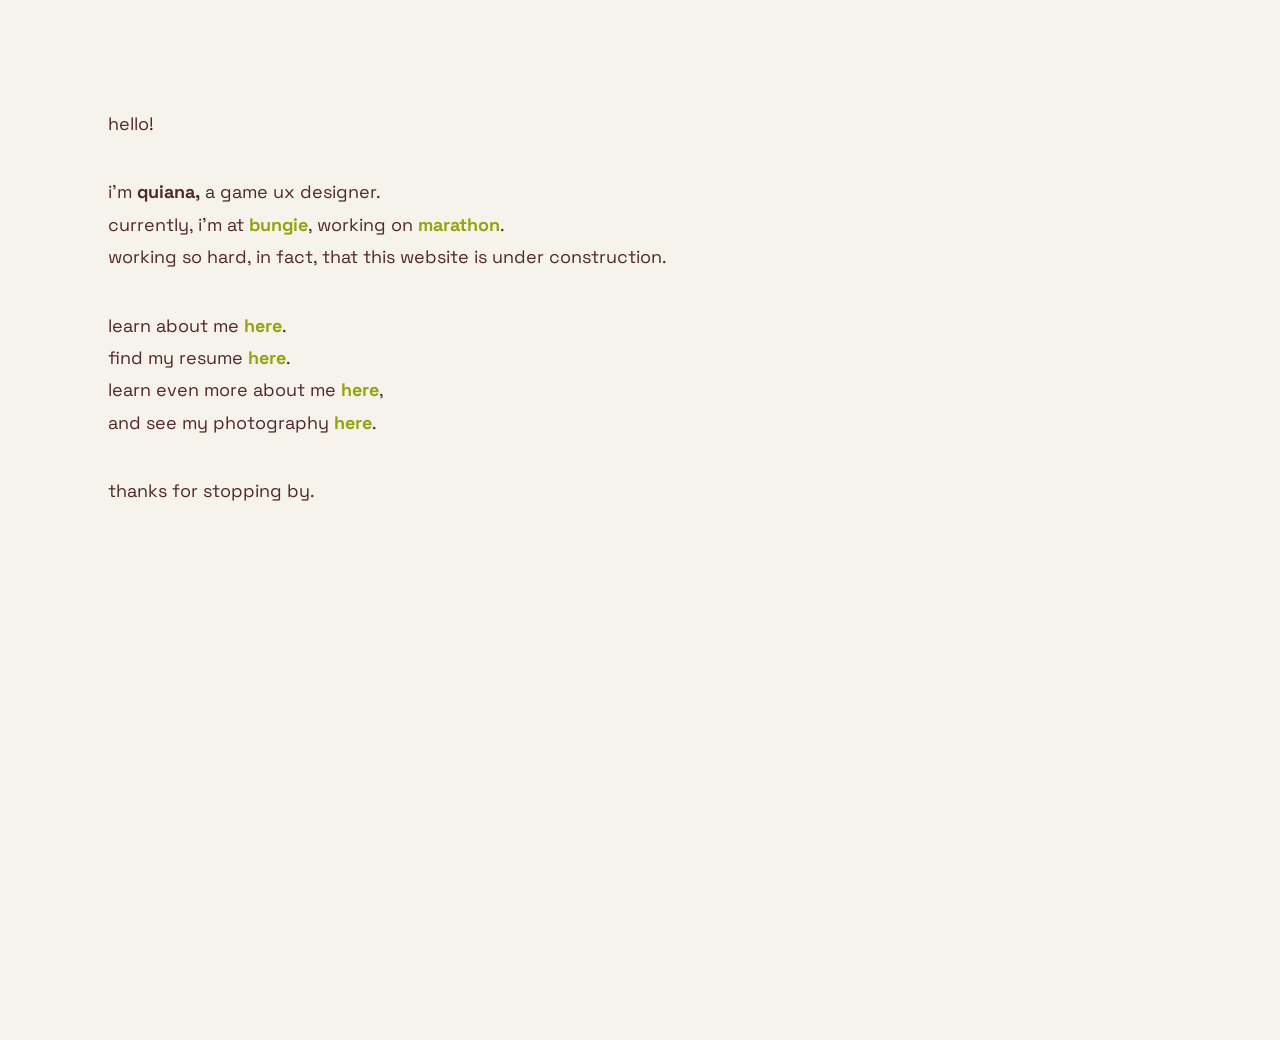
<file: index.html>
<!DOCTYPE html>
<html lang="en">
<head>
    <meta charset="UTF-8">
    <meta name="viewport" content="width=device-width, initial-scale=1.0">
    <title>quiana dang</title>
    <link rel="stylesheet" type="text/css" href="styles.css">
</head>
<body class="fade-in">
    <div id="content">
        <div id="homecontainer">
            <p style="margin-top:60px;">hello!</p>
            <p>i'm <b>quiana,</b> a game ux designer.
            <br>currently, i'm at <a href="https://www.bungie.net/7">bungie</a>, working on <a href="https://marathonthegame.com/">marathon</a>.
            <br>working so hard, in fact, that this website is under construction.</p>
            <p>
                learn about me <a href="about.html">here</a>.
                <br>find my resume <a href="https://drive.google.com/file/d/1p6E0idSL_0x3lYtQxn77YolcB4OP8FVv/view?usp=drive_link">here</a>.
                <br>learn even more about me <a href="blog.html">here</a>,
                <br>and see my photography <a href="https://vsco.co/jarupants/gallery">here</a>.
            </p>
            
            <p>thanks for stopping by.</p>
        </div>
    </div>
    
</body>
</html>
</file>
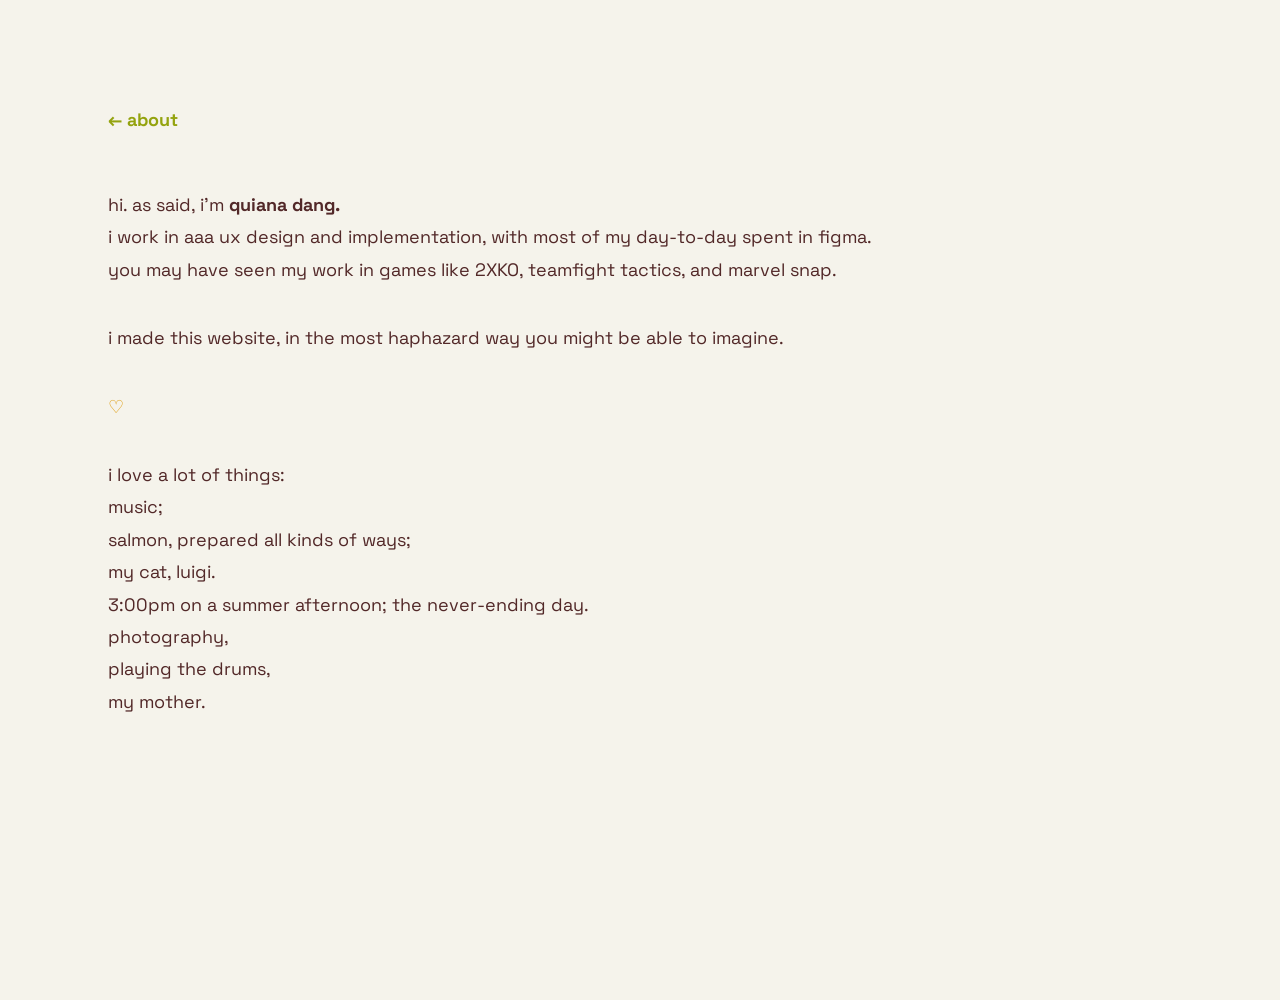
<file: about.html>
<!DOCTYPE html>
<html lang="en">
<head>
    <meta charset="UTF-8">
    <meta name="viewport" content="width=device-width, initial-scale=1.0">
    <title>about</title>
    <link rel="stylesheet" type="text/css" href="styles.css">
</head>
<body class="fade-in">
    <div id="othercontainer">
        <a href="index.html" id="backlink">← about</a>
        <div id="content">
            <p>hi. as said, i'm <b>quiana dang.</b>
            <br>i work in aaa ux design and implementation, with most of my day-to-day spent in figma.
            <br>you may have seen my work in games like 2XKO, teamfight tactics, and marvel snap.</p>
            <p>i made this website, in the most haphazard way you might be able to imagine.</p>
            <p class="accent">♡⁠</p>
            <p>i love a lot of things:
                <br>music;
                <br>salmon, prepared all kinds of ways;
                <br>my cat, luigi.
                <br>3:00pm on a summer afternoon; the never-ending day.
                <br>photography,
                <br>playing the drums,
                <br>my mother.</p>
        </div>
        
        <!-- <p class="accent">♪</p>
        <p>lately, i've been a big fan of <b>black country, new road</b>...
        <br>on a shortlist of the best songs ever written, i'd be sure to include "the place where he inserted the blade".</p> -->
    </div>
</body>
</html>
</file>
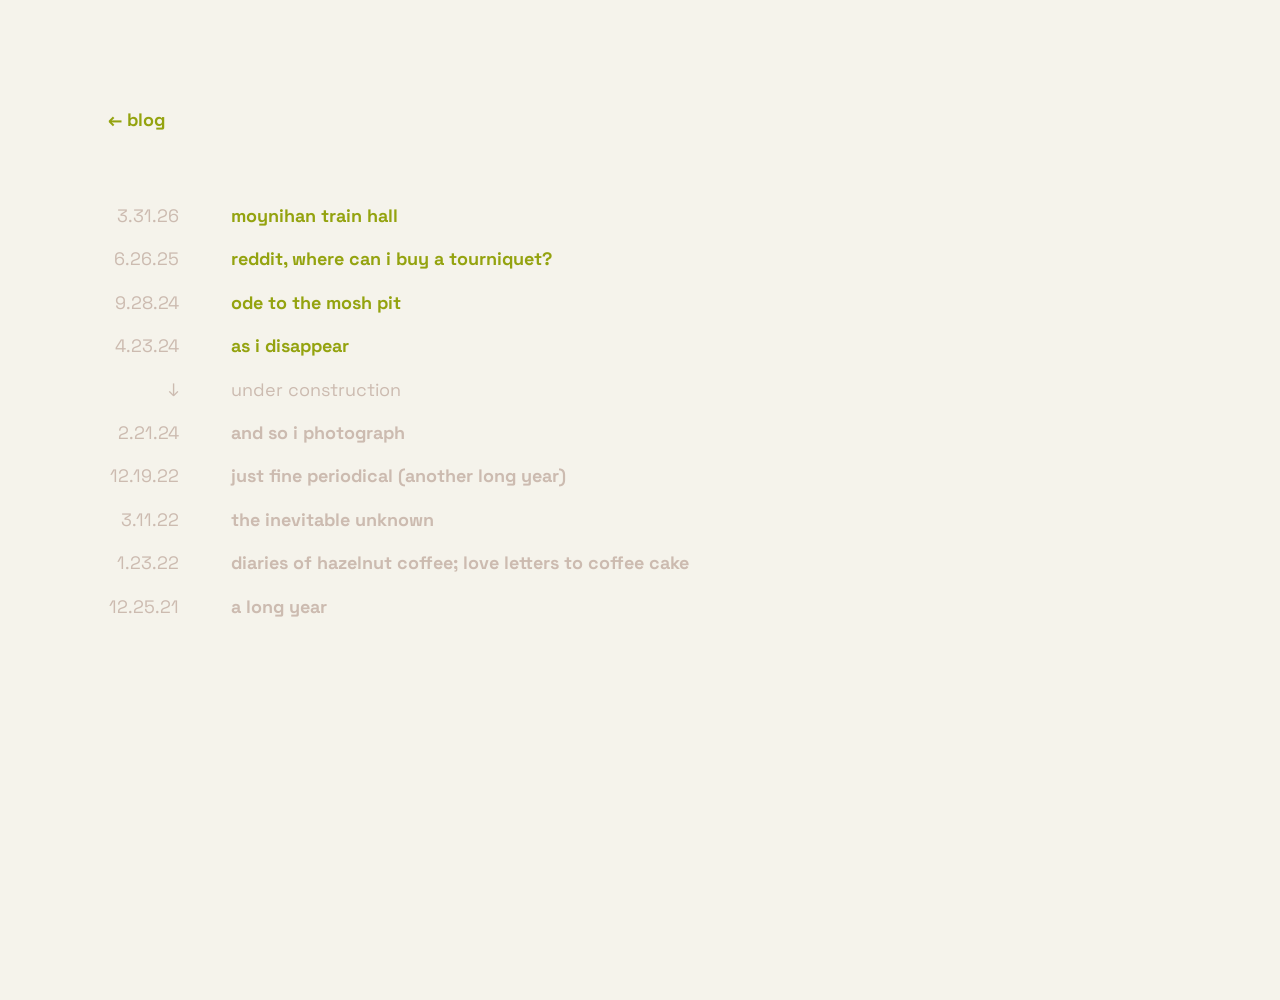
<file: blog.html>
<!DOCTYPE html>
<html lang="en">
<head>
    <meta charset="UTF-8">
    <meta name="viewport" content="width=device-width, initial-scale=1.0">
    <title>blog</title>
    <link rel="stylesheet" type="text/css" href="styles.css">
</head>
<body class="fade-in">
    <div id="othercontainer">
        <a href="index.html" id="backlink">← blog</a>
        <br>
        <div id="content">
            <table>
            <tr>
                <td class="date">3.31.26</td>
                <td><a href="blogs/9.html">moynihan train hall</a></td>
            </tr>
            <tr>
                <td class="date">6.26.25</td>
                <td><a href="blogs/8.html">reddit, where can i buy a tourniquet?</a></td>
            </tr>
            <tr>
                <td class="date">9.28.24</td>
                <td><a href="blogs/7.html">ode to the mosh pit</a></td>
            </tr>
            <tr>
                <td class="date">4.23.24</td>
                <td><a href="blogs/6.html">as i disappear</a></td>
            </tr>
            <tr>
                <td class="date">↓</td>
                <td style="color: rgb(204, 187, 176);">under construction</td>
            </tr>
            <tr>
                <td class="date">2.21.24</td>
                <td style="color: rgb(204, 187, 176); font-weight:bold;">and so i photograph</td>
            </tr>
            <tr>
                <td class="date">12.19.22</td>
                <td style="color: rgb(204, 187, 176); font-weight:bold;">just fine periodical (another long year)</a></td>
            </tr>
            <tr>
                <td class="date">3.11.22</td>
                <td style="color: rgb(204, 187, 176); font-weight:bold;">the inevitable unknown</a></td>
            </tr>  
            <tr>
                <td class="date">1.23.22</td>
                <td style="color: rgb(204, 187, 176); font-weight:bold;">diaries of hazelnut coffee; love letters to coffee cake</a></td>
            </tr>
            <tr>
                <td class="date">12.25.21</td>
                <td style="color: rgb(204, 187, 176); font-weight:bold;">a long year</a></td>
            </tr>   
            </table>
        </div>
    </div>
</body>
</html>
</file>
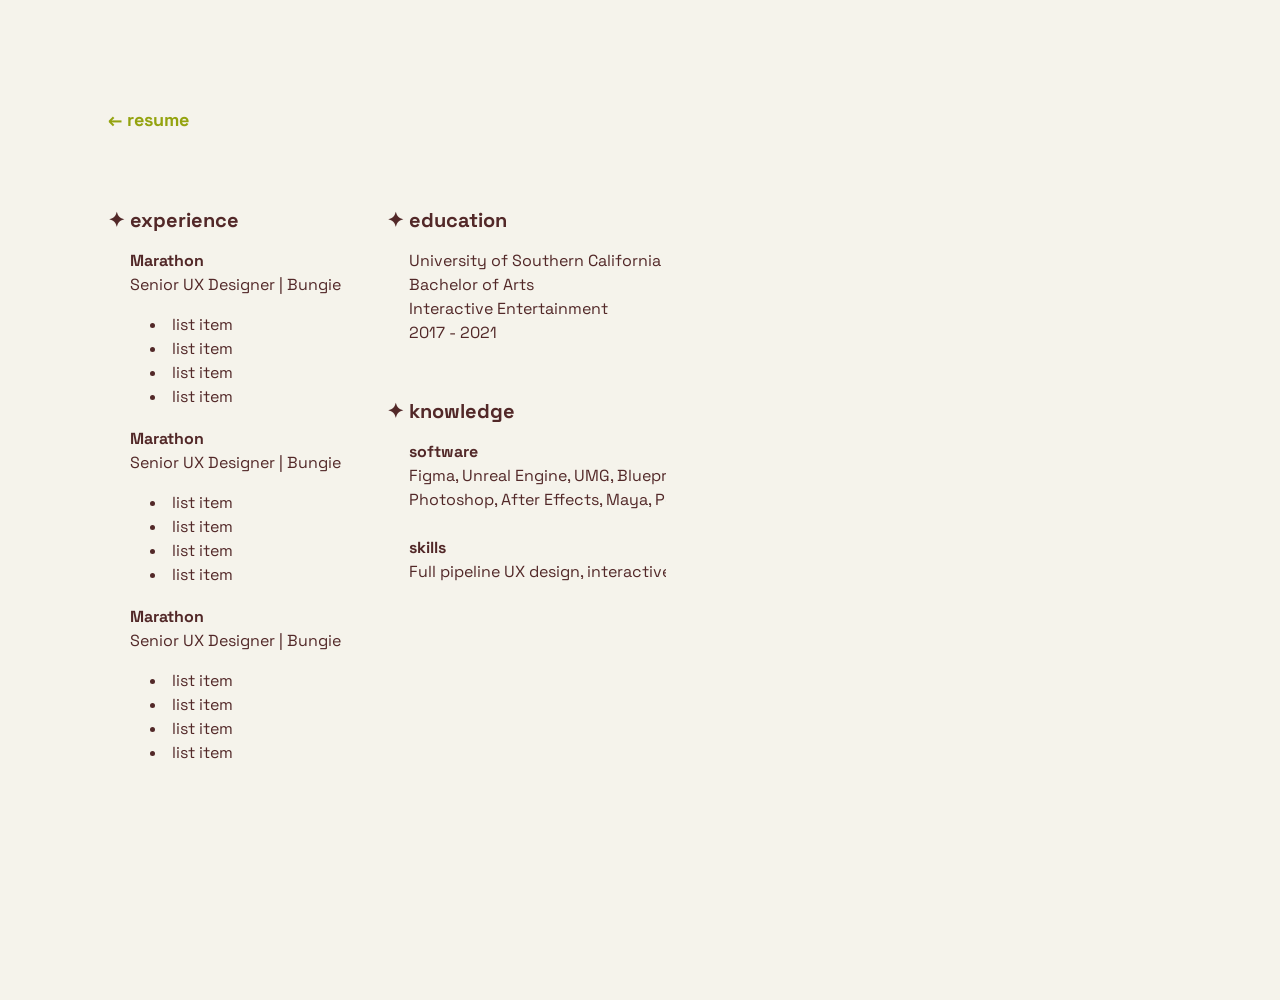
<file: resume.html>
<!DOCTYPE html>
<html lang="en">
<head>
    <meta charset="UTF-8">
    <meta name="viewport" content="width=device-width, initial-scale=1.0">
    <title>quiana dang - resume</title>
    <link rel="stylesheet" type="text/css" href="styles.css">
</head>
<body class="fade-in">
    <div id="blogcontainer" id="backlink">
        <a href="index.html" id="backlink">← resume</a>
        <br>
        <div id="content" style="width:auto; overflow-wrap: anywhere;">
            <div id="resumecontainer">
                <div class="resumecomponent">
                    <h1>✦ experience</h1>
                    <div class="resumeBlock">
                        <p class="blogtext"><b>Marathon</b><br>Senior UX Designer | Bungie
                            <li class="blogtext">list item</li>
                            <li class="blogtext">list item</li>
                            <li class="blogtext">list item</li>
                            <li class="blogtext">list item</li>
                        </li></p>
                        <p class="blogtext"><b>Marathon</b><br>Senior UX Designer | Bungie
                            <li class="blogtext">list item</li>
                            <li class="blogtext">list item</li>
                            <li class="blogtext">list item</li>
                            <li class="blogtext">list item</li>
                        </li></p>
                        <p class="blogtext"><b>Marathon</b><br>Senior UX Designer | Bungie
                            <li class="blogtext">list item</li>
                            <li class="blogtext">list item</li>
                            <li class="blogtext">list item</li>
                            <li class="blogtext">list item</li>
                        </li></p>
                    </div>
                </div>
                <div class="resumecomponent">
                    <h1>✦ education</h1>
                    <div class="resumeBlock">
                        <p class="blogtext">University of Southern California
                        <br>Bachelor of Arts
                        <br>Interactive Entertainment
                        <br>2017 - 2021 </p>
                    </div>
                    <br>
                    <h1>✦ knowledge</h1>
                    <div class="resumeBlock">
                        <p class="blogtext"><b>software</b>
                        <br style="text-wrap: wrap;">Figma, Unreal Engine, UMG, Blueprints, HTML, CSS, Javascript, Python, Illustrator, Photoshop, After Effects, Maya, Perforce, Git
                        <br><br><b>skills</b>
                        <br>Full pipeline UX design, interactive prototyping (Figma and engine)</p>
                    </div>
                </div>
            </div>
        </div>
        
    </div>
</body>
</html>
</file>
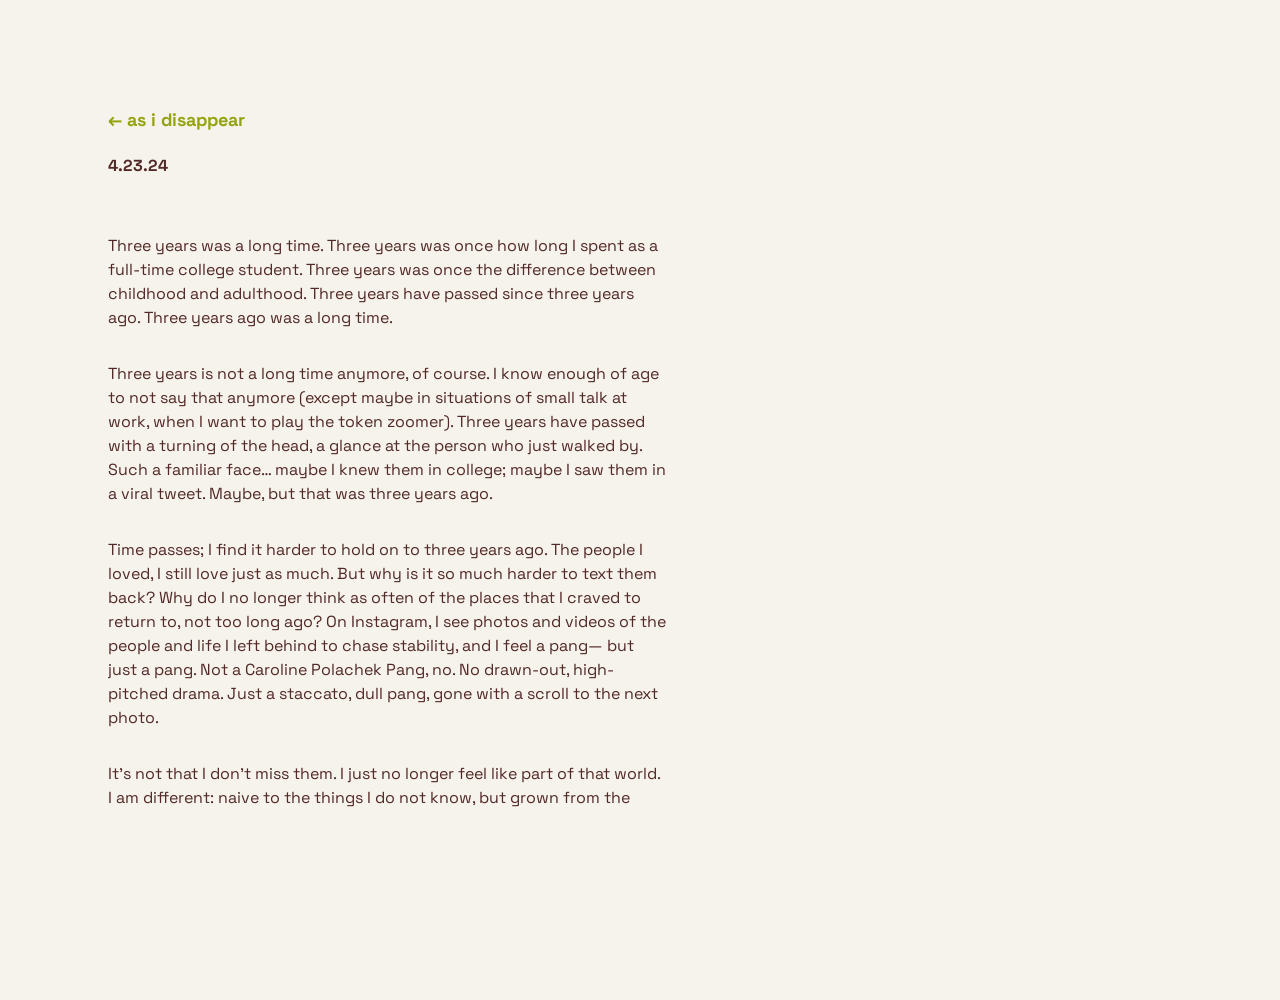
<file: blogs/6.html>
<!DOCTYPE html>
<html lang="en">
<head>
    <meta charset="UTF-8">
    <meta name="viewport" content="width=device-width, initial-scale=1.0">
    <title>moynihan train hall</title>
    <link rel="stylesheet" type="text/css" href="../styles.css">
</head>
<body class="fade-in">
    <div id="blogcontainer">
        <a href="../blog.html" id="backlink">← as i disappear</a><br><span class="datetext"> 4.23.24</span>
                <div id="content">
                    <p class="blogtext">Three years was a long time. Three years was once how long I spent as a full-time college student. Three years was once the difference between childhood and adulthood. Three years have passed since three years ago. Three years ago was a long time.</p>
                    <p class="blogtext">Three years is not a long time anymore, of course. I know enough of age to not say that anymore (except maybe in situations of small talk at work, when I want to play the token zoomer). Three years have passed with a turning of the head, a glance at the person who just walked by. Such a familiar face… maybe I knew them in college; maybe I saw them in a viral tweet. Maybe, but that was three years ago.</p>
                    <p class="blogtext">Time passes; I find it harder to hold on to three years ago. The people I loved, I still love just as much. But why is it so much harder to text them back? Why do I no longer think as often of the places that I craved to return to, not too long ago? On Instagram, I see photos and videos of the people and life I left behind to chase stability, and I feel a pang— but just a pang. Not a Caroline Polachek Pang, no. No drawn-out, high-pitched drama. Just a staccato, dull pang, gone with a scroll to the next photo.</p>
                    <p class="blogtext">It’s not that I don’t miss them. I just no longer feel like part of that world. I am different: naive to the things I do not know, but grown from the three years I spent away from my last home. At the beginning, chasing what I had before I left led me to loneliness, confusion, and a deeper hollow than anything I had ever known. I was shackled to what I thought I could return to, but I was wrong. There wasn’t any recovery to be made — only change.</p>
                    <p class="blogtext">Change was different, but change was always going to be okay. Of course, what I found was nothing like the blissful days spent with my college roomies-slash-best-friends… but neither for better or for worse. Just different. </p>
                    <p class="blogtext">I’m grateful and happy to know the people I know now. I’ve found a new version of me through them, too. And was I going to stay in the past forever?</p>
                    <p class="blogtext">...</p>
                    <p class="blogtext">But, as I disappear from three years ago, I still feel the pang. Oh, the loss that I have experienced to find the reality I face today. The life I would have lived, had I not chased stability. How different would things be? How would I feel right now? (Would I have ever gone to therapy?)</p>
                    <p class="blogtext">As with many things, I do not linger on this. I will no longer regret the choices I have made to become the me I am, because that would be rejecting myself. I will not, because tomorrow I have work, and I will do my laundry, and I will cook a delightful chicken pot pie. I will begin packing to move to an apartment one mile away, and I will think awful thoughts about my landlord, and I will go to bed at a reasonable time. Tomorrow, I will change something.</p>
                    <p class="blogtext">I’ll see you later.

                    </p>
                    <!-- <br>
                    <p><a href="../blog.html">← blog</a></p>
                    <br>
                    <br>
                    <br> -->
                </div>
    </div>
</body>
</html>
</file>
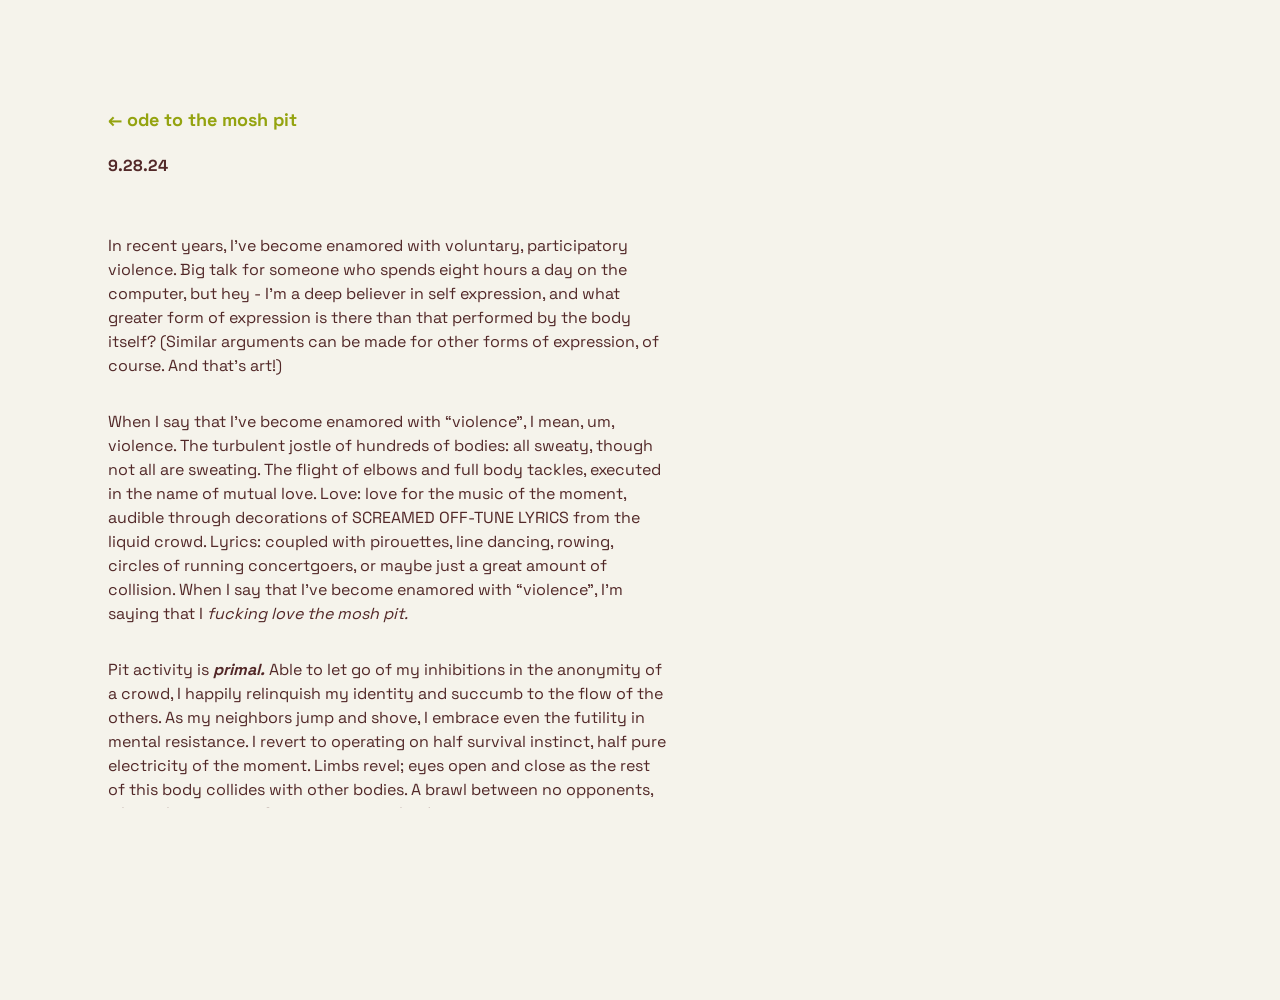
<file: blogs/7.html>
<!DOCTYPE html>
<html lang="en">
<head>
    <meta charset="UTF-8">
    <meta name="viewport" content="width=device-width, initial-scale=1.0">
    <title>moynihan train hall</title>
    <link rel="stylesheet" type="text/css" href="../styles.css">
</head>
<body class="fade-in">
    <div id="blogcontainer">
        <a href="../blog.html" id="backlink">← ode to the mosh pit</a><br><span class="datetext"> 9.28.24</span>

        <div id="content">
            <p class="blogtext">In recent years, I've become enamored with voluntary, participatory violence. Big talk for someone who spends eight hours a day on the computer, but hey - I'm a deep believer in self expression, and what greater form of expression is there than that performed by the body itself? (Similar arguments can be made for other forms of expression, of course. And that’s art!)</p>

            <p class="blogtext">When I say that I've become enamored with “violence”, I mean, um, violence. The turbulent jostle of hundreds of bodies: all sweaty, though not all are sweating. The flight of elbows and full body tackles, executed in the name of mutual love. Love: love for the music of the moment, audible through decorations of SCREAMED OFF-TUNE LYRICS from the liquid crowd. Lyrics: coupled with pirouettes, line dancing, rowing, circles of running concertgoers, or maybe just a great amount of collision. When I say that I’ve become enamored with “violence”, I’m saying that I <i>fucking love the mosh pit.</i></p>

            <p class="blogtext">Pit activity is <i><b>primal.</b></i> Able to let go of my inhibitions in the anonymity of a crowd, I happily relinquish my identity and succumb to the flow of the others. As my neighbors jump and shove, I embrace even the futility in mental resistance. I revert to operating on half survival instinct, half pure electricity of the moment. Limbs revel; eyes open and close as the rest of this body collides with other bodies. A brawl between no opponents, where the outcome for everyone involved is victory.</p>
            <p class="blogtext">At what other moments in life does one get to engage so freely in such lively movement? Martial arts require control and refinement; dance is similar, to an extent. Violent activity only surfaces in the everyday as remote situations of fear, anger, or extreme excitement; and how often does the average person experience these emotions? Not often. (Ideally.)</p>
            <p class="blogtext">But in the pit, such savagery is everywhere. And so the pit becomes a special place. A butcher's block, designed to reduce you to your animalism. </p>
            <p class="blogtext">Animalism; our roots. Each concert I attend convinces me that the most humanly valuable experiences are those that evoke any kind of animalistic primality out of us, because they are freeing. Freeing, because I do not live freely.</p>
            <p class="blogtext">I find that I have walked much of life guided by inhibitions and fears of mistakes, harm, and pain. Worried of displeasing others, I would constantly prune my behavior and words, holing myself further into a tunnel of a character to meet some sort of model Quiana that never needed to exist. In my day-to-day life, this causes suffering. I cannot live authentically.</p>
            <p class="blogtext">In the pit, though, nobody cares about whether or not I am seemingly intelligent, charming, agreeable, insightful, or Quiana. I can let go and be, and I do so knowing everyone around me will accept me with unconditional love. At the end of the day, that’s the pit. A rippling body of love.</p>

            <p class="blogtext">Just this Tuesday, I found myself at an IDLES show, an elbow slamming into my chin as I cried out the same song as my unintentional assailant. (do not worry, for I am only bruised!) As the welcome impact subsided, I noticed the joy around me, and realized that I want to feel this relentless harmony in real life. I want to show myself and be accepted for my core, leaving no room for hesitance towards pain. I want the me in the pit to be outside of the pit too, rose-cheeked in the teethy wind, waiting for the bus alone after the concert ends at 11pm. I want her to be at the coffee shop the next day as she gets to know a new friend; I want her to look her next lover in the eye while she unflinchingly expresses her feelings and needs. I want her to love freely and be with no fear.</p>
            <p class="blogtext">I want to draw the primality of the pit around me. After all, what else do I have?</p>
            <br>
            <p><a href="../blog.html">← blog</a></p>
            <br>
            <br>
            <br>
        </div>
    </div>
</body>
</html>
</file>
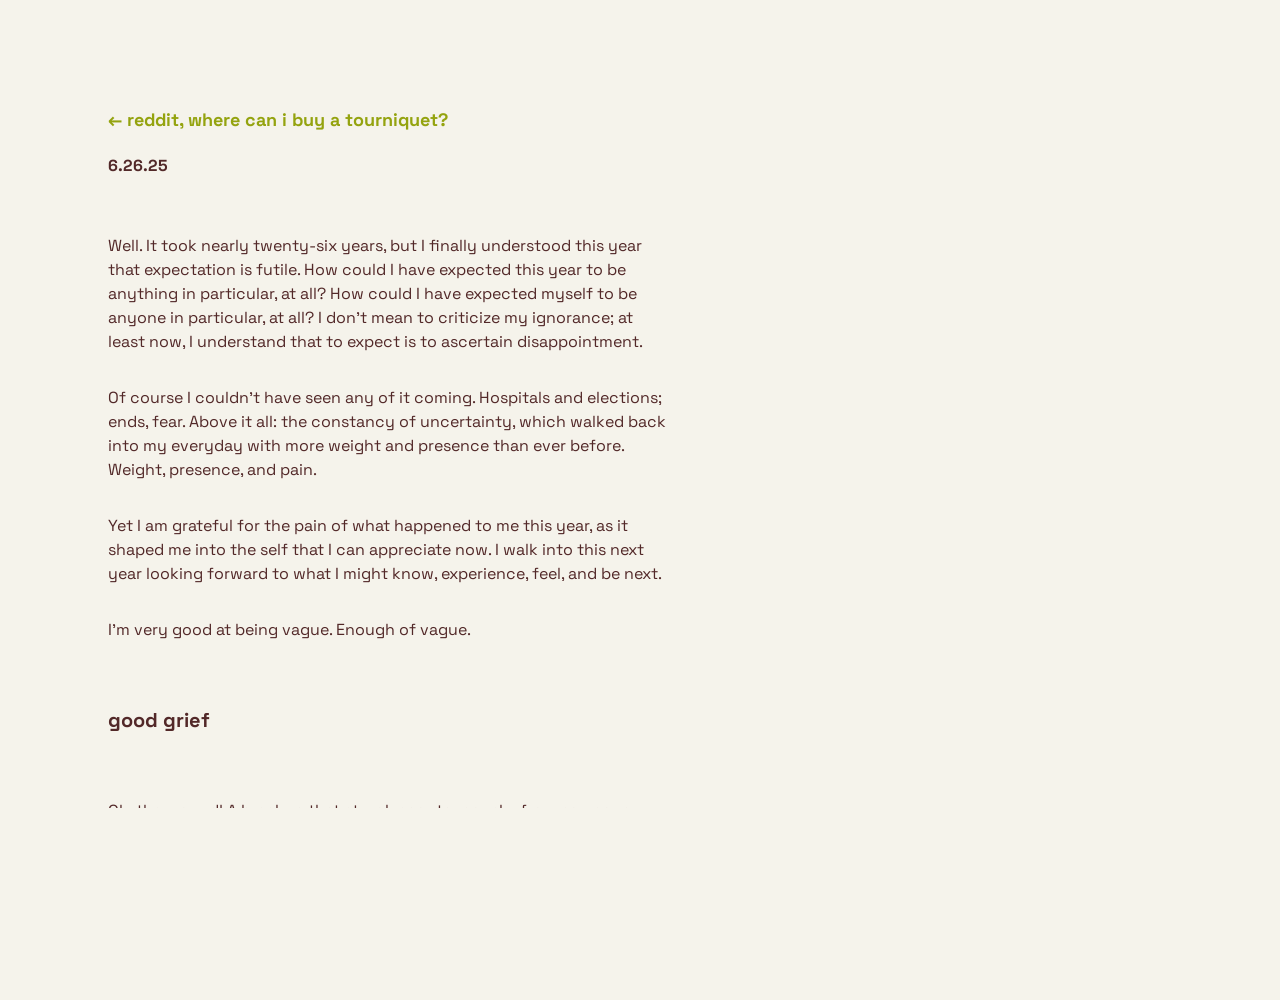
<file: blogs/8.html>
<!DOCTYPE html>
<html lang="en">
<head>
    <meta charset="UTF-8">
    <meta name="viewport" content="width=device-width, initial-scale=1.0">
    <title>moynihan train hall</title>
    <link rel="stylesheet" type="text/css" href="../styles.css">
</head>
<body class="fade-in">
    <div id="blogcontainer">
        <a href="../blog.html" id="backlink">← reddit, where can i buy a tourniquet?</a><br><span class="datetext" id=""> 6.26.25</span>
        <!-- <span class="blogtext" style="line-height:100%; color:rgb(172, 146, 130);"><i> - I wrote this in late 2024. It’s personal (not bad! maybe a little bit weird, though), so turn back now or risk sinking.</i></span> -->
        <div id="content">

            <p class="blogtext">Well. It took nearly twenty-six years, but I finally understood this year that expectation is futile. How could I have expected this year to be anything in particular, at all? How could I have expected myself to be anyone in particular, at all? I don't mean to criticize my ignorance; at least now, I understand that to expect is to ascertain disappointment.</p>
            <p class="blogtext">Of course I couldn't have seen any of it coming. Hospitals and elections; ends, fear. Above it all: the constancy of uncertainty, which walked back into my everyday with more weight and presence than ever before. Weight, presence, and pain.</p>
            <p class="blogtext">Yet I am grateful for the pain of what happened to me this year, as it shaped me into the self that I can appreciate now. I walk into this next year looking forward to what I might know, experience, feel, and be next.</p>
            <p class="blogtext">I'm very good at being vague. Enough of vague.</p>
            <p><h1>good grief</h1></p>
            <p class="blogtext">Oh, the wound! A breakup that struck spontaneously, from someone who I looked forward to shaping a life with. In September, I maniacally scrambled for answers to the question: how do I stop hurting?</p>
            <p class="blogtext">As I searched, I realized that I had spent much of my year floundering. Contorting myself to be someone I wasn't for someone I loved, losing grasp on who I was for the sake of a tenderness and care I didn't want to lose. I had conflated his values, which I thought were respectable, with my own. What I had gathered throughout my life to shape myself, I no longer knew. (You read about this kind of thing all the time and laugh it off as a possibility, and then... oh!)</p>
            <p class="blogtext">If I was unable to understand myself, how was I to expect someone to understand me? But how could I understand myself if I was busy drowning in feeling? Reddit, where can I buy a tourniquet?</p>
            <p class="blogtext">Yes, I spent a brutal amount of time wading through the wheat fields of r/breakups and the like. Saved dozens of comments, discovered ask dot metafiilter dot com, scrolled by hundreds of nebulous (and perhaps AI-generated) happymaxxing images while laying haphazard in my bed. Some of those internet strangers' words were gold, and I reread them for hours, days, weeks, and even babbled them nearly unconsciously in the graciousness of my loving friends. (I will never take them for granted again.)</p>
            <p class="blogtext">But, three weeks after the breakup, in the midst of a one-day mistake with Lexapro that had me feeling like my scalp was going to stand up and walk away from me, it was <a href="https://neuroticgradientdescent.blogspot.com/2020/01/mistranslating-buddha.html">this essay</a> that walked out of my laptop screen and slugged me in the face.</p>
            <p class="blogtext">Now, my blog is not supposed to be about Buddhism, and you should only read that essay if you have hours to stew in, so I will paraphrase briefly and poorly (which happens to be the antithesis of the blog post): the Western interpretation of the Buddhist concept that "desire leads to suffering" is an incorrect translation that can lead to poor self-maintenance. Rather, we should understand the nuance behind each untranslated term and then phrase it as so. Since I don't want to recount those translations here, let's para-paraphrase it as "expectation leads to bad."</p>
            <p class="blogtext">Expectation leads to bad. Yet we tend to believe, to hope, that things can be "maintained to our satisfaction". If this hope inevitably leads to bad, our only way out of the cycle of suck is to understand that we cannot control anything. Since we cannot control anything, we must let things happen to us. We monitor our reactions to these things and we watch the reaction pass in order to not prolong suffering. Feel, recognize, and let go.</p>
            <p class="blogtext" style="font-size:12px; color:rgb(172, 146, 130);">Yeah, your therapist probably brought up "letting go" in some CBT session before. But I didn't know! This amount of self-examination was new to me as it is to everyone at some point in their lives. I’m taking this one.</p>
            <p class="blogtext">So, with the support of my friends, and with the wise guidance of my newfound Buddhist teacher, RomeoStevens76, I've been trying to feel, recognize, and let go. I can't lie - realizing that I don't have to ruminate and wallow in miserable emotions forever really did feel like uttering a magic word. Such simple actions, yet I'm no longer overwhelmed by my emotions. The effects are greater than just emotional relief, even, but I'll leave that there for now.</p>
            <p class="blogtext">Now: how do I understand myself?</p>

            <p><h1>understanding is more important than love(?)</h1></p>
            <p class="blogtext">Special thanks to Julian Casablancas for that title. Human Sadness is one of the greatest songs of all time.</p>
            <p class="blogtext"><i>How do I understand myself?</i> Well, how would I try to understand anyone else? How can anyone try to understand me? I had never asked myself these questions, and again: the answers were so simple. I had a light grasp on the things I liked and believed in, but I hadn't given myself thought past that. I didn't know myself.</p>
            <p class="blogtext">Acknowledging such a thing about myself seems like it should be embarrassing given how I am always unconsciously trying to feel and look put-together, but I now know that to even have a concept of who I appear as can be damaging. I do not want to blame myself for not knowing, and it does not matter that I did not. I was not, am not, better or worse a person for being anything at this level.</p>
            <p class="blogtext" style="font-size:12px; color:rgb(172, 146, 130);">This self-imposed regulatory kindness was easy to swallow and hard to practice. After not knowing that you don't really know yourself for your whole life, but knowing that something is missing from your fundamental self, you gain a great amount of subconscious self-disapproval for not being able to bridge that gap.</p>
            <p class="blogtext">Anyways, I decided to sit down and think about myself more in these last few months of 2024. What I discovered was a newfound appreciation for the things I hold and do. I do have values. I do love things. With no malice: it is great to realize these things away from the influence of someone whose opinions I mistakenly valued more than my own.</p>
            <p class="blogtext">It is tempting to wrap these thoughts off with a happy conclusion a la hero's journey, but I am still a work in progress, and I’m sick of writing candid-and-resonant-yet-ultimately-hopeful-and-prospective slop. No! Maybe we’re not looking forward all the time.</p>
            <p class="blogtext">The truth is, in some places, I feel frustration drizzled over leftover, festering confusion. How can I ever expect to fully understand myself? I am malleable and I am nothing in particular, and to believe that I can be definable is a mistake that can lead to pain if not satisfaction. Should I fear the pain? Should I embrace and try to understand in spite of it? That's life, I guess.</p>
            <br>
            <p><a href="../blog.html">← blog</a></p>
            <br>
            <br>
            <br>
        </div>
    </div>
</body>
</html>
</file>
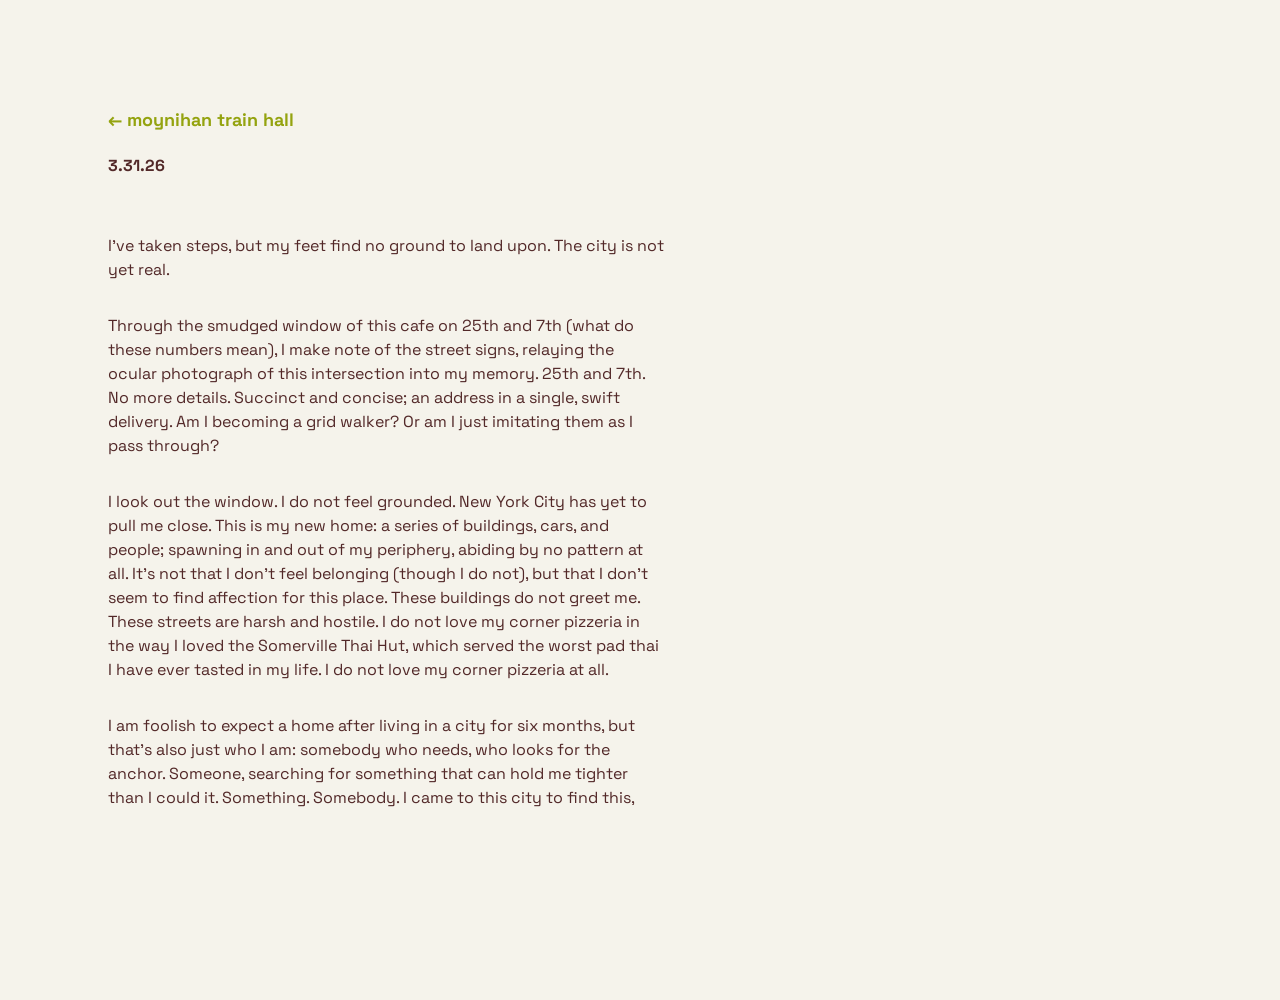
<file: blogs/9.html>
<!DOCTYPE html>
<html lang="en">
<head>
    <meta charset="UTF-8">
    <meta name="viewport" content="width=device-width, initial-scale=1.0">
    <title>moynihan train hall</title>
    <link rel="stylesheet" type="text/css" href="../styles.css">
</head>
<body class="fade-in">
    <div id="blogcontainer">
        <a href="../blog.html" id="backlink">← moynihan train hall</a><br><span class="datetext"> 3.31.26</span>

        <div id="content">
            <p class="blogtext">I've taken steps, but my feet find no ground to land upon. The city is not yet real.</p>

            <p class="blogtext">Through the smudged window of this cafe on 25th and 7th (what do these numbers mean), I make note of the street signs, relaying the ocular photograph of this intersection into my memory. 25th and 7th. No more details. Succinct and concise; an address in a single, swift delivery. Am I becoming a grid walker? Or am I just imitating them as I pass through?</p>

            <p class="blogtext">I look out the window. I do not feel grounded. New York City has yet to pull me close. This is my new home: a series of buildings, cars, and people; spawning in and out of my periphery, abiding by no pattern at all. It's not that I don't feel belonging (though I do not), but that I don't seem to find affection for this place. These buildings do not greet me. These streets are harsh and hostile. I do not love my corner pizzeria in the way I loved the Somerville Thai Hut, which served the worst pad thai I have ever tasted in my life. I do not love my corner pizzeria at all.</p>

            <p class="blogtext">I am foolish to expect a home after living in a city for six months, but that's also just who I am: somebody who needs, who looks for the anchor. Someone, searching for something that can hold me tighter than I could it. Something. Somebody. I came to this city to find this, and I still have not. But, of course, it has only been six months.</p>

            <p class="blogtext">So many others speak about how New York City is the greatest city in the world, that they never want to leave, that life here is all they ever want for the rest of their time. And to some extent, I agree: who could deny that this is the greatest city in the world? In between rapid steps to my next destination, I look up, and am in awe at the skyline. Nothing compares. Still, I feel nothing.</p>

            <p class="blogtext">A dissatisfied person, always searching for more, will never be satisfied. Look past what is in front of you, and you will never find it.</p>

            <p class="blogtext">I seek the anchor.</p>

        </div>
    </div>
</body>
</html>
</file>
<file: styles.css>
/* styles */

.fade-in {
	opacity: 1;
	animation-name: fadeInOpacity;
	animation-iteration-count: 1;
	animation-timing-function: ease-in;
	animation-duration: 0.25s;
}

@keyframes fadeInOpacity {
	0% {
		opacity: 0;
	}
	100% {
		opacity: 1;
	}
}

@font-face {
  font-family: 'Space Grotesk';
  src: local('Space Grotesk'),
  url('SpaceGrotesk.ttf') format('truetype');
}

#backlink {
    margin-top: 100px;
    margin-left: 100px;
}

html, body {
  display: flex;
  width: 100dvw;
  height: 100dvh;
  overflow:hidden;
  margin-bottom:100px;
  background-color: rgb(245, 243, 235);
  font-family: 'Space Grotesk', sans-serif;
  color:rgb(82, 40, 40);
  font-size: 18px;
}

#content {
    min-height:0;
    margin-left: 100px;
    margin-right: 100px;
    margin-bottom: 100px;
    margin-top: 40px;
    overflow: scroll;
    display: flex;
    flex-flow: column;
    height: 100%;

    scrollbar-width: none;
  
    -ms-overflow-style: none;

    /* mask-image: linear-gradient(to bottom, 
    transparent, 
    black 20px, 
    black calc(100% - 20px), 
    transparent
  );
  -webkit-mask-image: linear-gradient(to bottom, transparent, black 50px, black calc(100% - 50px), transparent); */
}

 #content::-webkit-scrollbar {
    display: none;
    }

#homecontainer {
  display: flex;
  flex-direction: column;
  justify-content: center;
  align-items: left;
}

#othercontainer {
  display: flex;
  flex-direction: column;
  justify-content: center;
  align-items: left;
}

#blogcontainer {
  display: flex;
  flex-direction: column;
  justify-content: start;
  align-items: left;
  width: 60%;
  
}

#resumecontainer {
    height: fit-content;
    display: flex;
    flex-direction: row;
    justify-content: start;
    align-items: left;
}

.resumecomponent {
    width: 50%;
}

table {
    border-spacing: 50px 0;
    margin-left: -50px;
}

tr {
    line-height: 230%;
}

p {
    text-wrap: wrap;
    line-height:180%
}

br {
    text-wrap: wrap;
}

.accent {
    color:#dd9907;
}

.blogtext {
    font-size: 16px;
    line-height: 150%;
}

.datetext {
    font-size: 16px;
    font-weight: bold;
    line-height: 150%;
    margin-left: 100px;
}

.date {
    text-align: end;
    width: 0;
    color:rgb(204, 187, 176);
}

h1 {
    font-size: 20px;
    
}

a {
    font-weight: 800;
    color:#94a30f;
    text-decoration: none;
}

a:hover {
    color:#dd9907;
    transition: color 0.5s ease;
}

.resumeBlock {
    text-align: start;
    width: 50dvw;
    margin-left: 22px;
}

li {
    margin-left: 20px;
}
</file>
